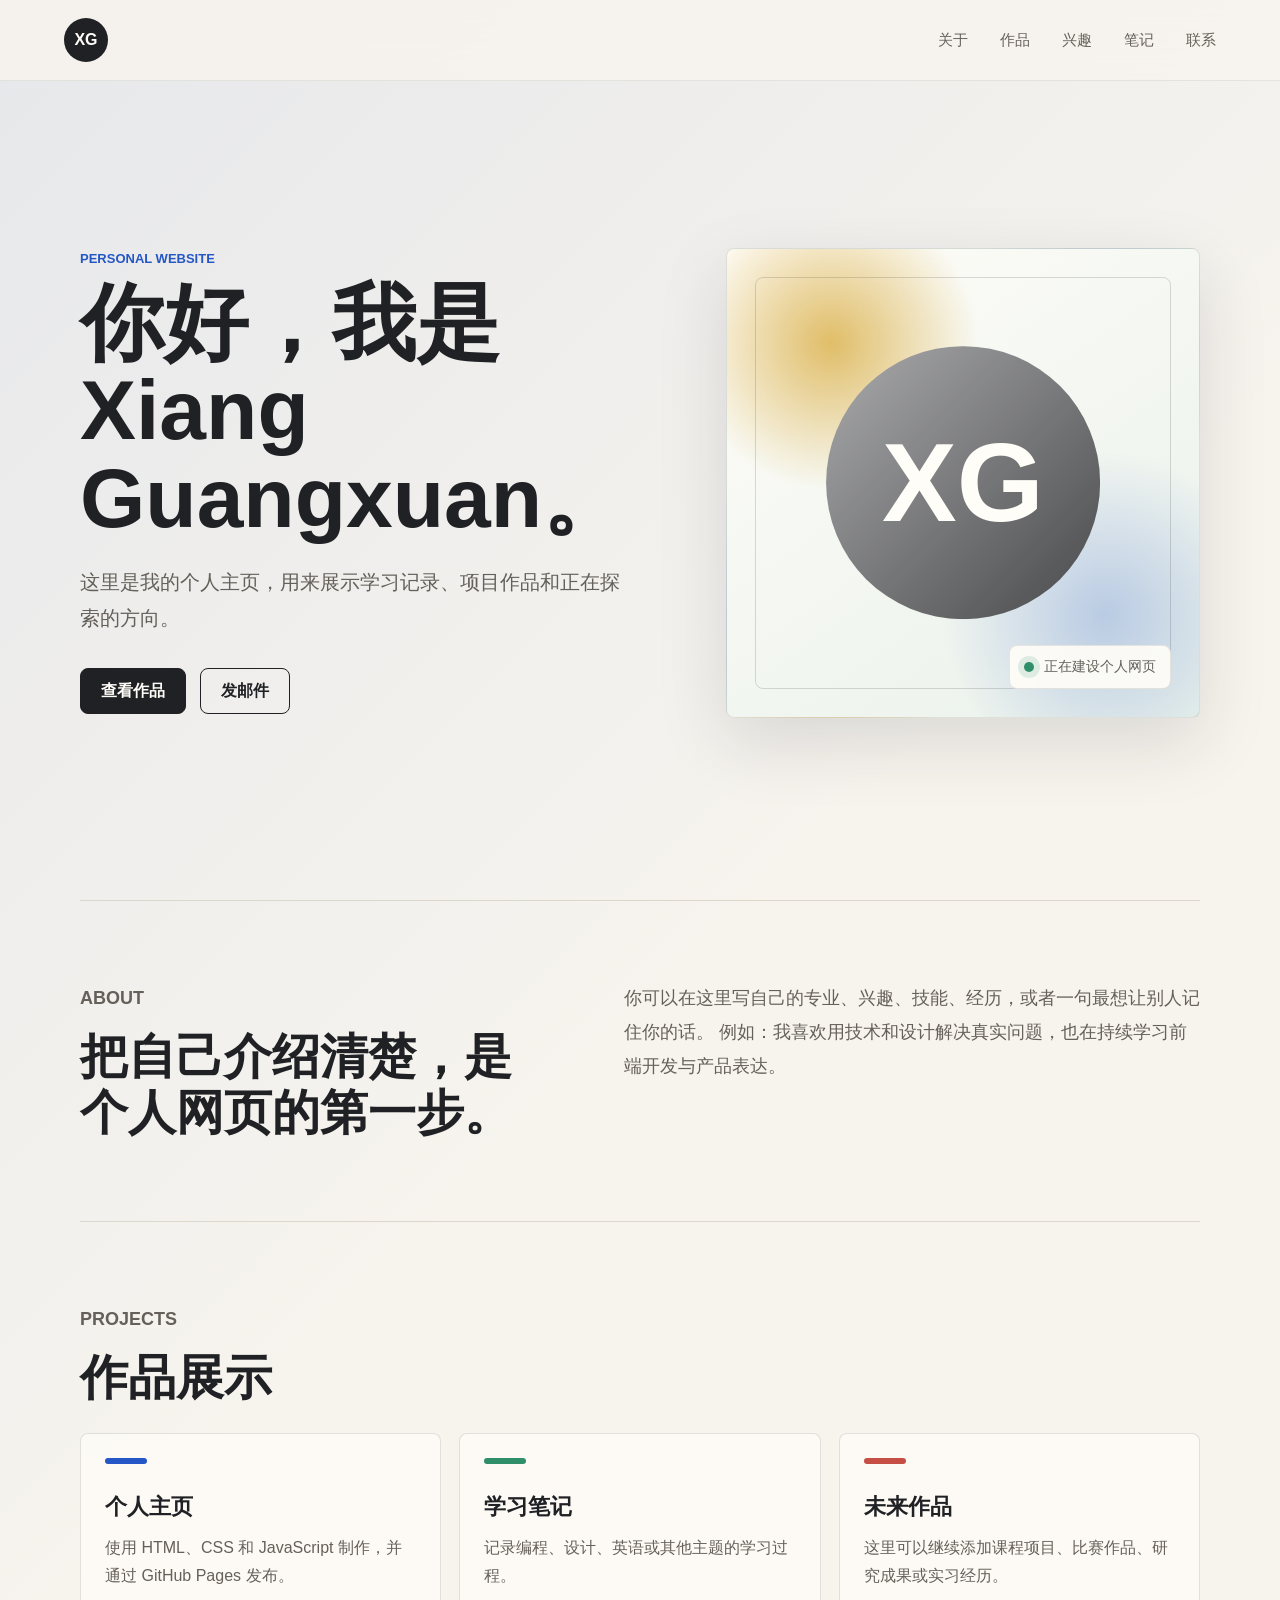
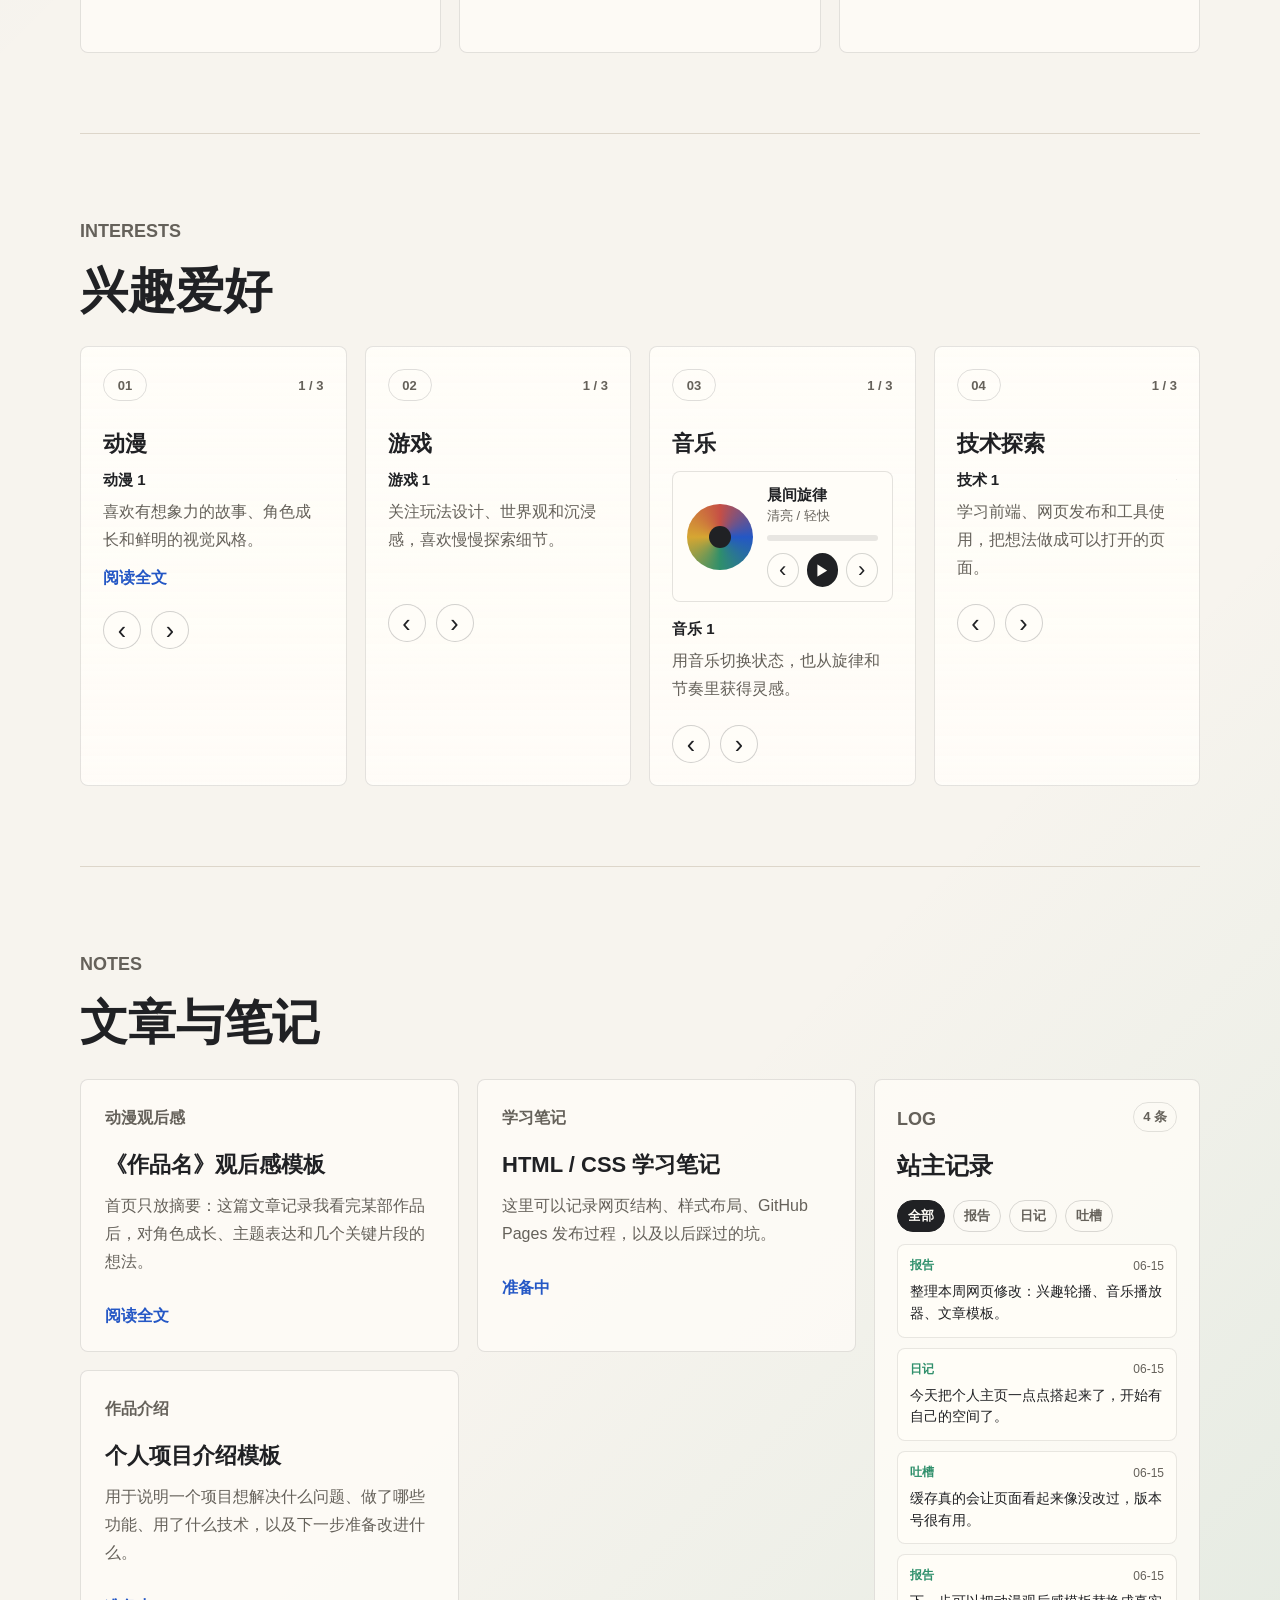
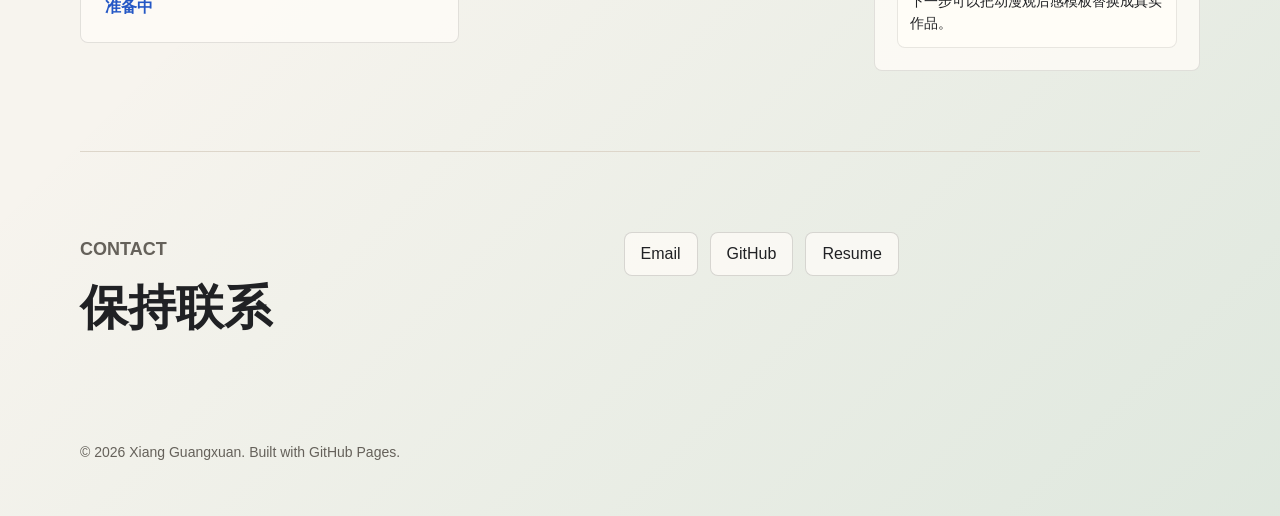
<file: index.html>
<!DOCTYPE html>
<html lang="zh-CN">
<head>
  <meta charset="UTF-8" />
  <meta name="viewport" content="width=device-width, initial-scale=1.0" />
  <meta name="description" content="Xiang Guangxuan 的个人主页、作品集和联系方式。" />
  <title>Xiang Guangxuan | 个人主页</title>
  <link rel="stylesheet" href="styles.css?v=6" />
</head>
<body>
  <header class="site-header">
    <a class="brand" href="#top" aria-label="返回首页">XG</a>
    <nav class="nav" aria-label="主要导航">
      <a href="#about">关于</a>
      <a href="#projects">作品</a>
      <a href="#interests">兴趣</a>
      <a href="#notes">笔记</a>
      <a href="#contact">联系</a>
    </nav>
  </header>

  <main id="top">
    <section class="hero" aria-labelledby="hero-title">
      <div class="hero-copy">
        <p class="eyebrow">Personal Website</p>
        <h1 id="hero-title">你好，我是 Xiang Guangxuan。</h1>
        <p class="hero-text">
          这里是我的个人主页，用来展示学习记录、项目作品和正在探索的方向。
        </p>
        <div class="hero-actions" aria-label="主要操作">
          <a class="button primary" href="#projects">查看作品</a>
          <a class="button ghost" href="mailto:your-email@example.com">发邮件</a>
        </div>
      </div>

      <div class="portrait-panel" aria-label="个人视觉标识">
        <div class="portrait">
          <span>XG</span>
        </div>
        <div class="status-card">
          <span class="status-dot"></span>
          <p>正在建设个人网页</p>
        </div>
      </div>
    </section>

    <section class="section about" id="about" aria-labelledby="about-title">
      <div>
        <p class="section-kicker">About</p>
        <h2 id="about-title">把自己介绍清楚，是个人网页的第一步。</h2>
      </div>
      <p>
        你可以在这里写自己的专业、兴趣、技能、经历，或者一句最想让别人记住你的话。
        例如：我喜欢用技术和设计解决真实问题，也在持续学习前端开发与产品表达。
      </p>
    </section>

    <section class="section" id="projects" aria-labelledby="projects-title">
      <div class="section-heading">
        <p class="section-kicker">Projects</p>
        <h2 id="projects-title">作品展示</h2>
      </div>

      <div class="project-grid">
        <article class="project-card">
          <span class="project-mark mark-blue"></span>
          <h3>个人主页</h3>
          <p>使用 HTML、CSS 和 JavaScript 制作，并通过 GitHub Pages 发布。</p>
        </article>
        <article class="project-card">
          <span class="project-mark mark-green"></span>
          <h3>学习笔记</h3>
          <p>记录编程、设计、英语或其他主题的学习过程。</p>
        </article>
        <article class="project-card">
          <span class="project-mark mark-red"></span>
          <h3>未来作品</h3>
          <p>这里可以继续添加课程项目、比赛作品、研究成果或实习经历。</p>
        </article>
      </div>
    </section>

    <section class="section" id="interests" aria-labelledby="interests-title">
      <div class="section-heading">
        <p class="section-kicker">Interests</p>
        <h2 id="interests-title">兴趣爱好</h2>
      </div>

      <div class="interest-grid">
        <article class="interest-card" data-carousel>
          <div class="interest-card-head">
            <span class="interest-number">01</span>
            <span class="interest-count" data-carousel-count>1 / 3</span>
          </div>
          <h3>动漫</h3>
          <div class="interest-viewport">
            <div class="interest-track" data-carousel-track>
              <div class="interest-slide">
                <strong>动漫 1</strong>
                <p>喜欢有想象力的故事、角色成长和鲜明的视觉风格。</p>
                <a class="text-link" href="notes/anime-01.html">阅读全文</a>
              </div>
              <div class="interest-slide">
                <strong>动漫 2</strong>
                <p>这里可以写你喜欢的番剧、角色、台词或最打动你的剧情。</p>
              </div>
              <div class="interest-slide">
                <strong>动漫 3</strong>
                <p>也可以记录追番清单、年度推荐，或者想补的作品。</p>
              </div>
            </div>
          </div>
          <div class="interest-controls">
            <button class="carousel-button" type="button" data-carousel-prev aria-label="切换到上一个动漫">‹</button>
            <button class="carousel-button" type="button" data-carousel-next aria-label="切换到下一个动漫">›</button>
          </div>
        </article>
        <article class="interest-card" data-carousel>
          <div class="interest-card-head">
            <span class="interest-number">02</span>
            <span class="interest-count" data-carousel-count>1 / 3</span>
          </div>
          <h3>游戏</h3>
          <div class="interest-viewport">
            <div class="interest-track" data-carousel-track>
              <div class="interest-slide">
                <strong>游戏 1</strong>
                <p>关注玩法设计、世界观和沉浸感，喜欢慢慢探索细节。</p>
              </div>
              <div class="interest-slide">
                <strong>游戏 2</strong>
                <p>这里可以写常玩的游戏类型，比如开放世界、竞技、剧情或策略。</p>
              </div>
              <div class="interest-slide">
                <strong>游戏 3</strong>
                <p>也可以展示个人战绩、喜欢的角色，或者最近正在玩的作品。</p>
              </div>
            </div>
          </div>
          <div class="interest-controls">
            <button class="carousel-button" type="button" data-carousel-prev aria-label="切换到上一个游戏">‹</button>
            <button class="carousel-button" type="button" data-carousel-next aria-label="切换到下一个游戏">›</button>
          </div>
        </article>
        <article class="interest-card" data-carousel>
          <div class="interest-card-head">
            <span class="interest-number">03</span>
            <span class="interest-count" data-carousel-count>1 / 3</span>
          </div>
          <h3>音乐</h3>
          <div class="music-player" data-music-player>
            <div class="music-disc" aria-hidden="true">
              <span></span>
            </div>
            <div class="music-main">
              <div class="music-meta">
                <strong data-music-title>晨间旋律</strong>
                <span data-music-style>清亮 / 轻快</span>
              </div>
              <div class="music-progress" aria-hidden="true">
                <span data-music-progress></span>
              </div>
              <div class="music-controls" aria-label="音乐播放器">
                <button class="music-button" type="button" data-music-prev aria-label="上一首">‹</button>
                <button class="music-button play-button" type="button" data-music-play aria-label="播放音乐">▶</button>
                <button class="music-button" type="button" data-music-next aria-label="下一首">›</button>
              </div>
            </div>
          </div>
          <div class="interest-viewport">
            <div class="interest-track" data-carousel-track>
              <div class="interest-slide">
                <strong>音乐 1</strong>
                <p>用音乐切换状态，也从旋律和节奏里获得灵感。</p>
              </div>
              <div class="interest-slide">
                <strong>音乐 2</strong>
                <p>这里可以写喜欢的歌手、专辑、歌单或常听的风格。</p>
              </div>
              <div class="interest-slide">
                <strong>音乐 3</strong>
                <p>也可以放学习、运动、放松时各自会听的音乐。</p>
              </div>
            </div>
          </div>
          <div class="interest-controls">
            <button class="carousel-button" type="button" data-carousel-prev aria-label="切换到上一个音乐">‹</button>
            <button class="carousel-button" type="button" data-carousel-next aria-label="切换到下一个音乐">›</button>
          </div>
        </article>
        <article class="interest-card" data-carousel>
          <div class="interest-card-head">
            <span class="interest-number">04</span>
            <span class="interest-count" data-carousel-count>1 / 3</span>
          </div>
          <h3>技术探索</h3>
          <div class="interest-viewport">
            <div class="interest-track" data-carousel-track>
              <div class="interest-slide">
                <strong>技术 1</strong>
                <p>学习前端、网页发布和工具使用，把想法做成可以打开的页面。</p>
              </div>
              <div class="interest-slide">
                <strong>技术 2</strong>
                <p>这里可以写正在学的方向，比如 HTML、CSS、JavaScript 或 GitHub Pages。</p>
              </div>
              <div class="interest-slide">
                <strong>技术 3</strong>
                <p>也可以记录小项目、踩坑笔记，或者下一个想实现的网页功能。</p>
              </div>
            </div>
          </div>
          <div class="interest-controls">
            <button class="carousel-button" type="button" data-carousel-prev aria-label="切换到上一个技术探索">‹</button>
            <button class="carousel-button" type="button" data-carousel-next aria-label="切换到下一个技术探索">›</button>
          </div>
        </article>
      </div>
    </section>

    <section class="section" id="notes" aria-labelledby="notes-title">
      <div class="section-heading">
        <p class="section-kicker">Notes</p>
        <h2 id="notes-title">文章与笔记</h2>
      </div>

      <div class="notes-layout">
        <div class="note-grid">
          <article class="note-card">
            <p class="note-type">动漫观后感</p>
            <h3>《作品名》观后感模板</h3>
            <p>首页只放摘要：这篇文章记录我看完某部作品后，对角色成长、主题表达和几个关键片段的想法。</p>
            <a class="text-link" href="notes/anime-01.html">阅读全文</a>
          </article>
          <article class="note-card">
            <p class="note-type">学习笔记</p>
            <h3>HTML / CSS 学习笔记</h3>
            <p>这里可以记录网页结构、样式布局、GitHub Pages 发布过程，以及以后踩过的坑。</p>
            <a class="text-link" href="#notes">准备中</a>
          </article>
          <article class="note-card">
            <p class="note-type">作品介绍</p>
            <h3>个人项目介绍模板</h3>
            <p>用于说明一个项目想解决什么问题、做了哪些功能、用了什么技术，以及下一步准备改进什么。</p>
            <a class="text-link" href="#notes">准备中</a>
          </article>
        </div>

        <aside class="quick-log" aria-labelledby="quick-log-title" data-quick-log>
          <div class="quick-log-head">
            <div>
              <p class="section-kicker">Log</p>
              <h3 id="quick-log-title">站主记录</h3>
            </div>
            <span class="quick-log-count" data-quick-log-count>0 条</span>
          </div>

          <div class="quick-log-filters" aria-label="记录筛选">
            <button class="quick-filter is-active" type="button" data-quick-filter="全部">全部</button>
            <button class="quick-filter" type="button" data-quick-filter="报告">报告</button>
            <button class="quick-filter" type="button" data-quick-filter="日记">日记</button>
            <button class="quick-filter" type="button" data-quick-filter="吐槽">吐槽</button>
          </div>

          <ul class="quick-log-list" data-quick-log-list></ul>
        </aside>
      </div>
    </section>

    <section class="section contact" id="contact" aria-labelledby="contact-title">
      <div>
        <p class="section-kicker">Contact</p>
        <h2 id="contact-title">保持联系</h2>
      </div>
      <div class="contact-links">
        <a href="mailto:your-email@example.com">Email</a>
        <a href="https://github.com/XiangGuangxuan">GitHub</a>
        <a href="#" aria-disabled="true">Resume</a>
      </div>
    </section>
  </main>

  <footer class="site-footer">
    <p>© <span id="year"></span> Xiang Guangxuan. Built with GitHub Pages.</p>
  </footer>

  <script src="script.js?v=6"></script>
</body>
</html>
</file>
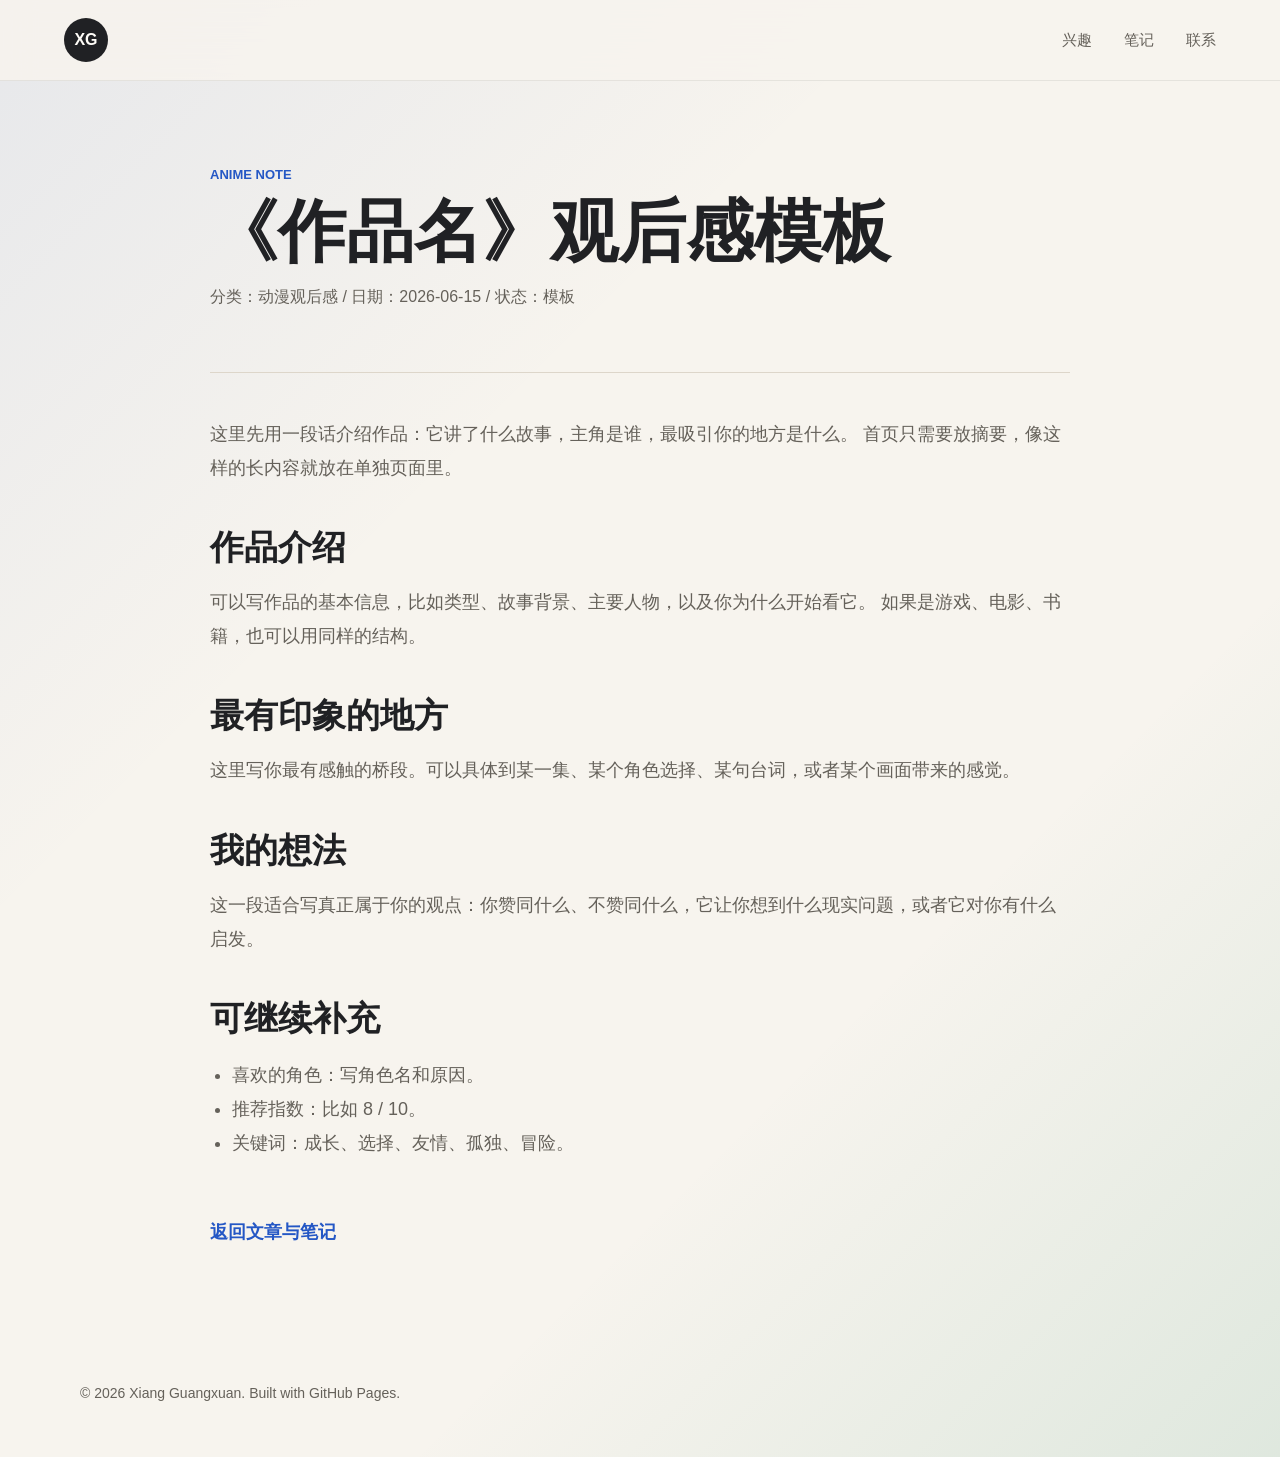
<file: notes/anime-01.html>
<!DOCTYPE html>
<html lang="zh-CN">
<head>
  <meta charset="UTF-8" />
  <meta name="viewport" content="width=device-width, initial-scale=1.0" />
  <meta name="description" content="一篇动漫观后感模板，用于记录作品介绍、剧情印象和个人想法。" />
  <title>《作品名》观后感模板 | Xiang Guangxuan</title>
  <link rel="stylesheet" href="../styles.css?v=6" />
</head>
<body>
  <header class="site-header">
    <a class="brand" href="../index.html#top" aria-label="返回首页">XG</a>
    <nav class="nav" aria-label="文章导航">
      <a href="../index.html#interests">兴趣</a>
      <a href="../index.html#notes">笔记</a>
      <a href="../index.html#contact">联系</a>
    </nav>
  </header>

  <main class="article-main">
    <article>
      <header class="article-hero">
        <p class="section-kicker">Anime Note</p>
        <h1>《作品名》观后感模板</h1>
        <p class="article-meta">分类：动漫观后感 / 日期：2026-06-15 / 状态：模板</p>
      </header>

      <div class="article-content">
        <p>
          这里先用一段话介绍作品：它讲了什么故事，主角是谁，最吸引你的地方是什么。
          首页只需要放摘要，像这样的长内容就放在单独页面里。
        </p>

        <h2>作品介绍</h2>
        <p>
          可以写作品的基本信息，比如类型、故事背景、主要人物，以及你为什么开始看它。
          如果是游戏、电影、书籍，也可以用同样的结构。
        </p>

        <h2>最有印象的地方</h2>
        <p>
          这里写你最有感触的桥段。可以具体到某一集、某个角色选择、某句台词，或者某个画面带来的感觉。
        </p>

        <h2>我的想法</h2>
        <p>
          这一段适合写真正属于你的观点：你赞同什么、不赞同什么，它让你想到什么现实问题，或者它对你有什么启发。
        </p>

        <h2>可继续补充</h2>
        <ul>
          <li>喜欢的角色：写角色名和原因。</li>
          <li>推荐指数：比如 8 / 10。</li>
          <li>关键词：成长、选择、友情、孤独、冒险。</li>
        </ul>

        <p class="article-footer-link">
          <a class="text-link" href="../index.html#notes">返回文章与笔记</a>
        </p>
      </div>
    </article>
  </main>

  <footer class="site-footer">
    <p>© <span id="year"></span> Xiang Guangxuan. Built with GitHub Pages.</p>
  </footer>

  <script src="../script.js?v=6"></script>
</body>
</html>
</file>
<file: styles.css>
:root {
  --bg: #f7f4ee;
  --ink: #202124;
  --muted: #65615a;
  --line: #ddd6ca;
  --blue: #2457c5;
  --green: #2f8f6b;
  --red: #c64f45;
  --gold: #d6a632;
  --white: #fffdf8;
  --shadow: 0 24px 70px rgba(32, 33, 36, 0.13);
}

* {
  box-sizing: border-box;
}

html {
  scroll-behavior: smooth;
}

body {
  margin: 0;
  min-width: 320px;
  background:
    linear-gradient(135deg, rgba(36, 87, 197, 0.08), transparent 34%),
    linear-gradient(315deg, rgba(47, 143, 107, 0.12), transparent 32%),
    var(--bg);
  color: var(--ink);
  font-family: "Microsoft YaHei", "PingFang SC", "Hiragino Sans GB", Arial, sans-serif;
}

a {
  color: inherit;
}

.site-header {
  position: sticky;
  top: 0;
  z-index: 10;
  display: flex;
  align-items: center;
  justify-content: space-between;
  padding: 18px clamp(20px, 5vw, 72px);
  border-bottom: 1px solid rgba(32, 33, 36, 0.08);
  background: rgba(247, 244, 238, 0.86);
  backdrop-filter: blur(16px);
}

.brand {
  display: grid;
  width: 44px;
  height: 44px;
  place-items: center;
  border-radius: 50%;
  background: var(--ink);
  color: var(--white);
  font-weight: 900;
  text-decoration: none;
}

.nav {
  display: flex;
  gap: clamp(14px, 3vw, 32px);
  color: var(--muted);
  font-size: 15px;
}

.nav a {
  text-decoration: none;
}

.nav a:hover {
  color: var(--ink);
}

main {
  width: min(1120px, calc(100% - 40px));
  margin: 0 auto;
}

.hero {
  display: grid;
  grid-template-columns: minmax(0, 1.08fr) minmax(320px, 0.92fr);
  align-items: center;
  min-height: calc(100vh - 81px);
  gap: clamp(36px, 7vw, 96px);
  padding: 56px 0 72px;
}

.eyebrow,
.section-kicker {
  margin: 0 0 14px;
  color: var(--blue);
  font-size: 13px;
  font-weight: 800;
  letter-spacing: 0;
  text-transform: uppercase;
}

h1,
h2,
h3,
p {
  margin-top: 0;
}

h1 {
  max-width: 760px;
  margin-bottom: 22px;
  font-size: clamp(44px, 7vw, 84px);
  line-height: 1.04;
  letter-spacing: 0;
}

.hero-text {
  max-width: 620px;
  color: var(--muted);
  font-size: 20px;
  line-height: 1.8;
}

.hero-actions {
  display: flex;
  flex-wrap: wrap;
  gap: 14px;
  margin-top: 32px;
}

.button {
  display: inline-flex;
  align-items: center;
  justify-content: center;
  min-height: 46px;
  padding: 0 20px;
  border: 1px solid var(--ink);
  border-radius: 8px;
  font-weight: 700;
  text-decoration: none;
}

.button.primary {
  background: var(--ink);
  color: var(--white);
}

.button.ghost {
  background: transparent;
}

.portrait-panel {
  position: relative;
  min-height: 470px;
  border: 1px solid rgba(32, 33, 36, 0.12);
  border-radius: 8px;
  background:
    radial-gradient(circle at 22% 20%, rgba(214, 166, 50, 0.72), transparent 28%),
    radial-gradient(circle at 80% 78%, rgba(36, 87, 197, 0.26), transparent 31%),
    linear-gradient(145deg, #fffdf8, #e9f1eb);
  box-shadow: var(--shadow);
  overflow: hidden;
}

.portrait-panel::before {
  content: "";
  position: absolute;
  inset: 28px;
  border: 1px solid rgba(32, 33, 36, 0.16);
  border-radius: 8px;
}

.portrait {
  position: absolute;
  left: 50%;
  top: 50%;
  display: grid;
  width: min(58%, 280px);
  aspect-ratio: 1;
  place-items: center;
  transform: translate(-50%, -50%);
  border-radius: 50%;
  background:
    linear-gradient(135deg, rgba(255, 255, 255, 0.62), rgba(255, 255, 255, 0.18)),
    var(--ink);
  color: var(--white);
  font-size: clamp(56px, 10vw, 112px);
  font-weight: 900;
}

.status-card {
  position: absolute;
  right: 28px;
  bottom: 28px;
  display: flex;
  align-items: center;
  gap: 10px;
  max-width: calc(100% - 56px);
  padding: 12px 14px;
  border: 1px solid rgba(32, 33, 36, 0.1);
  border-radius: 8px;
  background: rgba(255, 253, 248, 0.9);
}

.status-card p {
  margin: 0;
  color: var(--muted);
  font-size: 14px;
}

.status-dot {
  width: 10px;
  height: 10px;
  flex: 0 0 auto;
  border-radius: 50%;
  background: var(--green);
  box-shadow: 0 0 0 6px rgba(47, 143, 107, 0.14);
}

.section {
  padding: 80px 0;
  border-top: 1px solid var(--line);
}

.about,
.contact {
  display: grid;
  grid-template-columns: minmax(220px, 0.9fr) minmax(0, 1.1fr);
  gap: clamp(28px, 6vw, 72px);
}

.section h2 {
  margin-bottom: 0;
  font-size: clamp(30px, 4vw, 48px);
  line-height: 1.16;
  letter-spacing: 0;
}

.section p {
  color: var(--muted);
  font-size: 18px;
  line-height: 1.9;
}

.section-heading {
  margin-bottom: 28px;
}

.project-grid {
  display: grid;
  grid-template-columns: repeat(3, minmax(0, 1fr));
  gap: 18px;
}

.project-card {
  min-height: 220px;
  padding: 24px;
  border: 1px solid rgba(32, 33, 36, 0.12);
  border-radius: 8px;
  background: rgba(255, 253, 248, 0.72);
}

.project-mark {
  display: block;
  width: 42px;
  height: 6px;
  margin-bottom: 28px;
  border-radius: 999px;
}

.mark-blue {
  background: var(--blue);
}

.mark-green {
  background: var(--green);
}

.mark-red {
  background: var(--red);
}

.project-card h3 {
  margin-bottom: 12px;
  font-size: 22px;
}

.project-card p {
  margin-bottom: 0;
  font-size: 16px;
  line-height: 1.75;
}

.interest-grid {
  display: grid;
  grid-template-columns: repeat(4, minmax(0, 1fr));
  gap: 18px;
}

.interest-card {
  min-height: 260px;
  padding: 22px;
  border: 1px solid rgba(32, 33, 36, 0.12);
  border-radius: 8px;
  background:
    linear-gradient(180deg, rgba(255, 253, 248, 0.9), rgba(255, 253, 248, 0.64)),
    rgba(255, 253, 248, 0.72);
}

.interest-card-head {
  display: flex;
  align-items: center;
  justify-content: space-between;
  gap: 12px;
  margin-bottom: 28px;
}

.interest-number {
  display: inline-flex;
  align-items: center;
  justify-content: center;
  width: 44px;
  height: 32px;
  border: 1px solid rgba(32, 33, 36, 0.14);
  border-radius: 999px;
  color: var(--muted);
  font-size: 13px;
  font-weight: 800;
}

.interest-count {
  color: var(--muted);
  font-size: 13px;
  font-weight: 800;
}

.interest-card h3 {
  margin-bottom: 12px;
  font-size: 22px;
}

.interest-viewport {
  overflow: hidden;
}

.interest-track {
  display: flex;
  transition: transform 220ms ease;
}

.interest-slide {
  min-width: 100%;
}

.interest-slide strong {
  display: block;
  margin-bottom: 8px;
  color: var(--ink);
  font-size: 15px;
}

.interest-slide p {
  margin-bottom: 0;
  font-size: 16px;
  line-height: 1.75;
}

.text-link {
  display: inline-flex;
  align-items: center;
  margin-top: 14px;
  color: var(--blue);
  font-weight: 800;
  text-decoration: none;
}

.text-link:hover {
  text-decoration: underline;
}

.music-player {
  display: grid;
  grid-template-columns: 66px minmax(0, 1fr);
  gap: 14px;
  align-items: center;
  margin: 0 0 18px;
  padding: 14px;
  border: 1px solid rgba(32, 33, 36, 0.12);
  border-radius: 8px;
  background: rgba(255, 253, 248, 0.82);
}

.music-disc {
  position: relative;
  display: grid;
  width: 66px;
  aspect-ratio: 1;
  place-items: center;
  border-radius: 50%;
  background:
    radial-gradient(circle, var(--white) 0 10%, transparent 11%),
    conic-gradient(from 90deg, var(--blue), var(--green), var(--gold), var(--red), var(--blue));
}

.music-disc span {
  width: 22px;
  aspect-ratio: 1;
  border-radius: 50%;
  background: var(--ink);
}

.music-player.is-playing .music-disc {
  animation: spin-disc 1.8s linear infinite;
}

.music-main {
  min-width: 0;
}

.music-meta {
  display: grid;
  gap: 2px;
  margin-bottom: 10px;
}

.music-meta strong {
  color: var(--ink);
  font-size: 15px;
}

.music-meta span {
  color: var(--muted);
  font-size: 13px;
}

.music-progress {
  height: 6px;
  overflow: hidden;
  border-radius: 999px;
  background: rgba(32, 33, 36, 0.1);
}

.music-progress span {
  display: block;
  width: 0%;
  height: 100%;
  border-radius: inherit;
  background: var(--green);
}

.music-controls {
  display: flex;
  gap: 8px;
  margin-top: 12px;
}

.music-button {
  display: inline-grid;
  width: 34px;
  height: 34px;
  place-items: center;
  border: 1px solid rgba(32, 33, 36, 0.18);
  border-radius: 50%;
  background: var(--white);
  color: var(--ink);
  cursor: pointer;
  font-size: 22px;
  line-height: 1;
}

.music-button:hover {
  border-color: var(--ink);
}

.play-button {
  background: var(--ink);
  color: var(--white);
  font-size: 15px;
}

.interest-controls {
  display: flex;
  gap: 10px;
  margin-top: 22px;
}

.carousel-button {
  display: inline-grid;
  width: 38px;
  height: 38px;
  place-items: center;
  border: 1px solid rgba(32, 33, 36, 0.2);
  border-radius: 50%;
  background: var(--white);
  color: var(--ink);
  cursor: pointer;
  font-size: 25px;
  line-height: 1;
}

.carousel-button:hover {
  border-color: var(--ink);
  background: var(--ink);
  color: var(--white);
}

.carousel-button:focus-visible {
  outline: 3px solid rgba(36, 87, 197, 0.28);
  outline-offset: 3px;
}

@keyframes spin-disc {
  to {
    transform: rotate(360deg);
  }
}

.contact-links {
  display: flex;
  flex-wrap: wrap;
  gap: 12px;
  align-content: start;
}

.note-grid {
  display: grid;
  grid-template-columns: repeat(2, minmax(0, 1fr));
  gap: 18px;
}

.notes-layout {
  display: grid;
  grid-template-columns: minmax(0, 1fr) minmax(310px, 0.42fr);
  gap: 18px;
  align-items: start;
}

.note-card {
  min-height: 260px;
  padding: 24px;
  border: 1px solid rgba(32, 33, 36, 0.12);
  border-radius: 8px;
  background: rgba(255, 253, 248, 0.72);
}

.quick-log {
  padding: 22px;
  border: 1px solid rgba(32, 33, 36, 0.12);
  border-radius: 8px;
  background: rgba(255, 253, 248, 0.78);
}

.quick-log-head {
  display: flex;
  align-items: start;
  justify-content: space-between;
  gap: 14px;
  margin-bottom: 18px;
}

.quick-log h3 {
  margin-bottom: 0;
  font-size: 24px;
}

.quick-log-count {
  flex: 0 0 auto;
  padding: 5px 9px;
  border: 1px solid rgba(32, 33, 36, 0.12);
  border-radius: 999px;
  color: var(--muted);
  font-size: 13px;
  font-weight: 800;
}

.quick-log-filters {
  display: flex;
  flex-wrap: wrap;
  gap: 8px;
  margin: 0 0 12px;
}

.quick-filter {
  min-height: 32px;
  padding: 0 10px;
  border: 1px solid rgba(32, 33, 36, 0.16);
  border-radius: 999px;
  background: transparent;
  color: var(--muted);
  cursor: pointer;
  font-weight: 800;
}

.quick-filter.is-active {
  border-color: var(--ink);
  background: var(--ink);
  color: var(--white);
}

.quick-log-list {
  display: grid;
  max-height: 420px;
  gap: 10px;
  margin: 0;
  padding: 0;
  overflow-y: auto;
  list-style: none;
}

.quick-log-item {
  padding: 12px;
  border: 1px solid rgba(32, 33, 36, 0.1);
  border-radius: 8px;
  background: rgba(255, 253, 248, 0.9);
}

.quick-log-item-head {
  display: flex;
  align-items: center;
  justify-content: space-between;
  gap: 10px;
  margin-bottom: 7px;
}

.quick-log-tag {
  color: var(--green);
  font-size: 12px;
  font-weight: 900;
}

.quick-log-date {
  color: var(--muted);
  font-size: 12px;
}

.quick-log-item p {
  margin-bottom: 0;
  color: var(--ink);
  font-size: 14px;
  line-height: 1.55;
}

.note-type {
  margin-bottom: 18px;
  color: var(--green);
  font-size: 13px;
  font-weight: 800;
}

.note-card h3 {
  margin-bottom: 12px;
  font-size: 22px;
}

.note-card p {
  font-size: 16px;
  line-height: 1.75;
}

.article-main {
  width: min(860px, calc(100% - 40px));
  margin: 0 auto;
}

.article-hero {
  padding: 86px 0 48px;
}

.article-hero h1 {
  max-width: 860px;
  margin-bottom: 20px;
  font-size: clamp(40px, 6vw, 68px);
}

.article-meta {
  color: var(--muted);
  font-size: 16px;
}

.article-content {
  padding: 44px 0 90px;
  border-top: 1px solid var(--line);
}

.article-content h2 {
  margin: 40px 0 14px;
  font-size: clamp(24px, 3vw, 34px);
}

.article-content p,
.article-content li {
  color: var(--muted);
  font-size: 18px;
  line-height: 1.9;
}

.article-content ul {
  padding-left: 22px;
}

.article-footer-link {
  margin-top: 40px;
}

.contact-links a {
  display: inline-flex;
  min-height: 44px;
  align-items: center;
  justify-content: center;
  padding: 0 16px;
  border: 1px solid rgba(32, 33, 36, 0.16);
  border-radius: 8px;
  background: rgba(255, 253, 248, 0.72);
  text-decoration: none;
}

.contact-links a:hover {
  border-color: var(--ink);
}

.site-footer {
  width: min(1120px, calc(100% - 40px));
  margin: 0 auto;
  padding: 28px 0 42px;
  color: var(--muted);
  font-size: 14px;
}

@media (max-width: 820px) {
  .site-header {
    padding-inline: 20px;
  }

  .hero {
    grid-template-columns: 1fr;
    min-height: auto;
    padding-top: 48px;
  }

  .portrait-panel {
    min-height: 380px;
  }

  .about,
  .contact,
  .notes-layout,
  .project-grid,
  .interest-grid,
  .note-grid {
    grid-template-columns: 1fr;
  }
}

@media (min-width: 821px) and (max-width: 1040px) {
  .interest-grid {
    grid-template-columns: repeat(2, minmax(0, 1fr));
  }
}

@media (max-width: 520px) {
  main,
  .site-footer {
    width: min(100% - 28px, 1120px);
  }

  .nav {
    gap: 12px;
    font-size: 14px;
  }

  h1 {
    font-size: 42px;
  }

  .hero-text,
  .section p {
    font-size: 17px;
  }

  .button {
    width: 100%;
  }

  .quick-log {
    padding: 18px;
  }

  .music-player {
    grid-template-columns: 56px minmax(0, 1fr);
    padding: 12px;
  }

  .music-disc {
    width: 56px;
  }

  .portrait-panel {
    min-height: 320px;
  }
}
</file>
